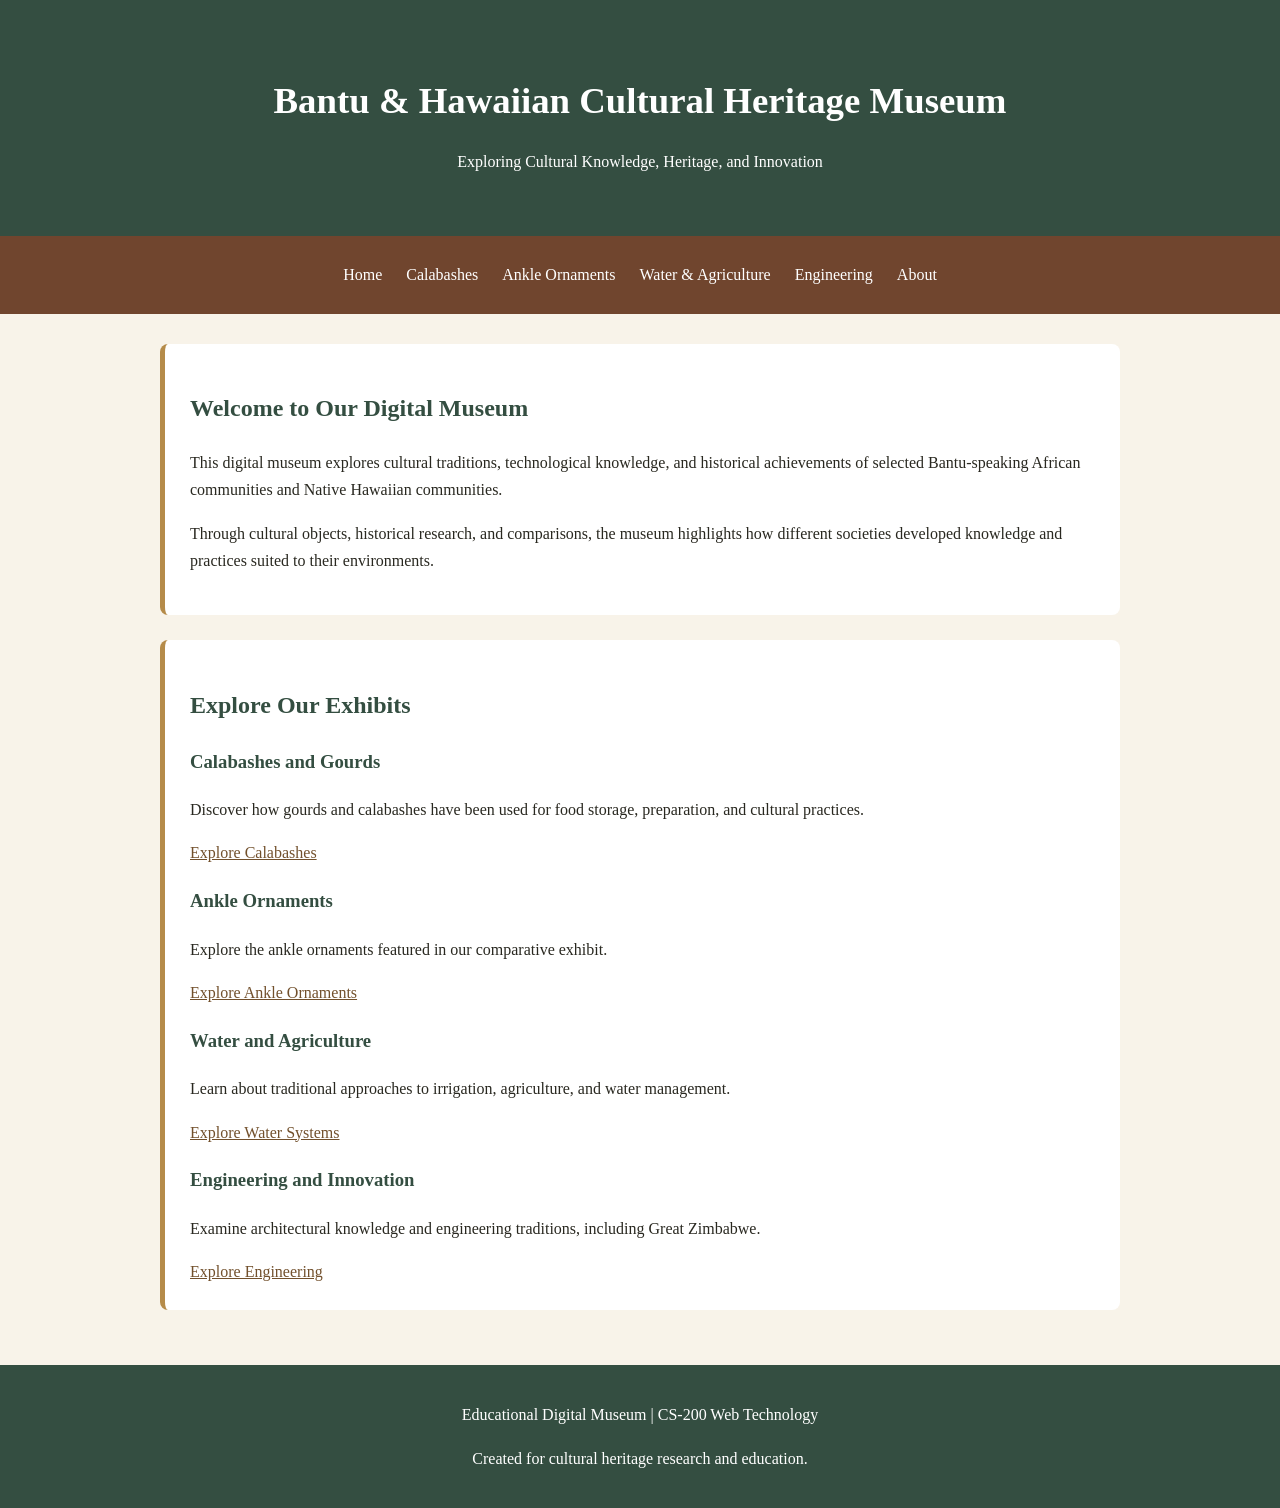
<file: index.html>
<!DOCTYPE html>
<html lang="en">

<head>
  <meta charset="UTF-8">
  <meta name="viewport" content="width=device-width, initial-scale=1.0">
  <title>Bantu & Hawaiian Cultural Heritage Museum</title>
  <link rel="stylesheet" href="style.css">
</head>
<body>

  <header>
    <h1>Bantu & Hawaiian Cultural Heritage Museum</h1>
    <p>Exploring Cultural Knowledge, Heritage, and Innovation</p>
  </header>

  <nav>
    <a href="index.html">Home</a>
    <a href="calabashes.html">Calabashes</a>
    <a href="adornments.html">Ankle Ornaments</a>
    <a href="water.html">Water & Agriculture</a>
    <a href="engineering.html">Engineering</a>
    <a href="about.html">About</a>
  </nav>

  <main>
    <section>
      <h2>Welcome to Our Digital Museum</h2>
      <p>
        This digital museum explores cultural traditions,
        technological knowledge, and historical achievements
        of selected Bantu-speaking African communities and
        Native Hawaiian communities.
      </p>
      <p>
        Through cultural objects, historical research, and
        comparisons, the museum highlights how different
        societies developed knowledge and practices suited
        to their environments.
      </p>
    </section>

    <section>
      <h2>Explore Our Exhibits</h2>

      <h3>Calabashes and Gourds</h3>
      <p>
        Discover how gourds and calabashes have been used
        for food storage, preparation, and cultural practices.
      </p>
      <a href="calabashes.html">Explore Calabashes</a>

      <h3>Ankle Ornaments</h3>
      <p>
        Explore the ankle ornaments featured in
        our comparative exhibit.
      </p>
      <a href="adornments.html">Explore Ankle Ornaments</a>

      <h3>Water and Agriculture</h3>
      <p>
        Learn about traditional approaches to irrigation,
        agriculture, and water management.
      </p>
      <a href="water.html">Explore Water Systems</a>

      <h3>Engineering and Innovation</h3>
      <p>
        Examine architectural knowledge and engineering
        traditions, including Great Zimbabwe.
      </p>
      <a href="engineering.html">Explore Engineering</a>
    </section>
  </main>

  <footer>
    <p>Educational Digital Museum | CS-200 Web Technology</p>
    <p>Created for cultural heritage research and education.</p>
  </footer>

</body>
</html>
</file>
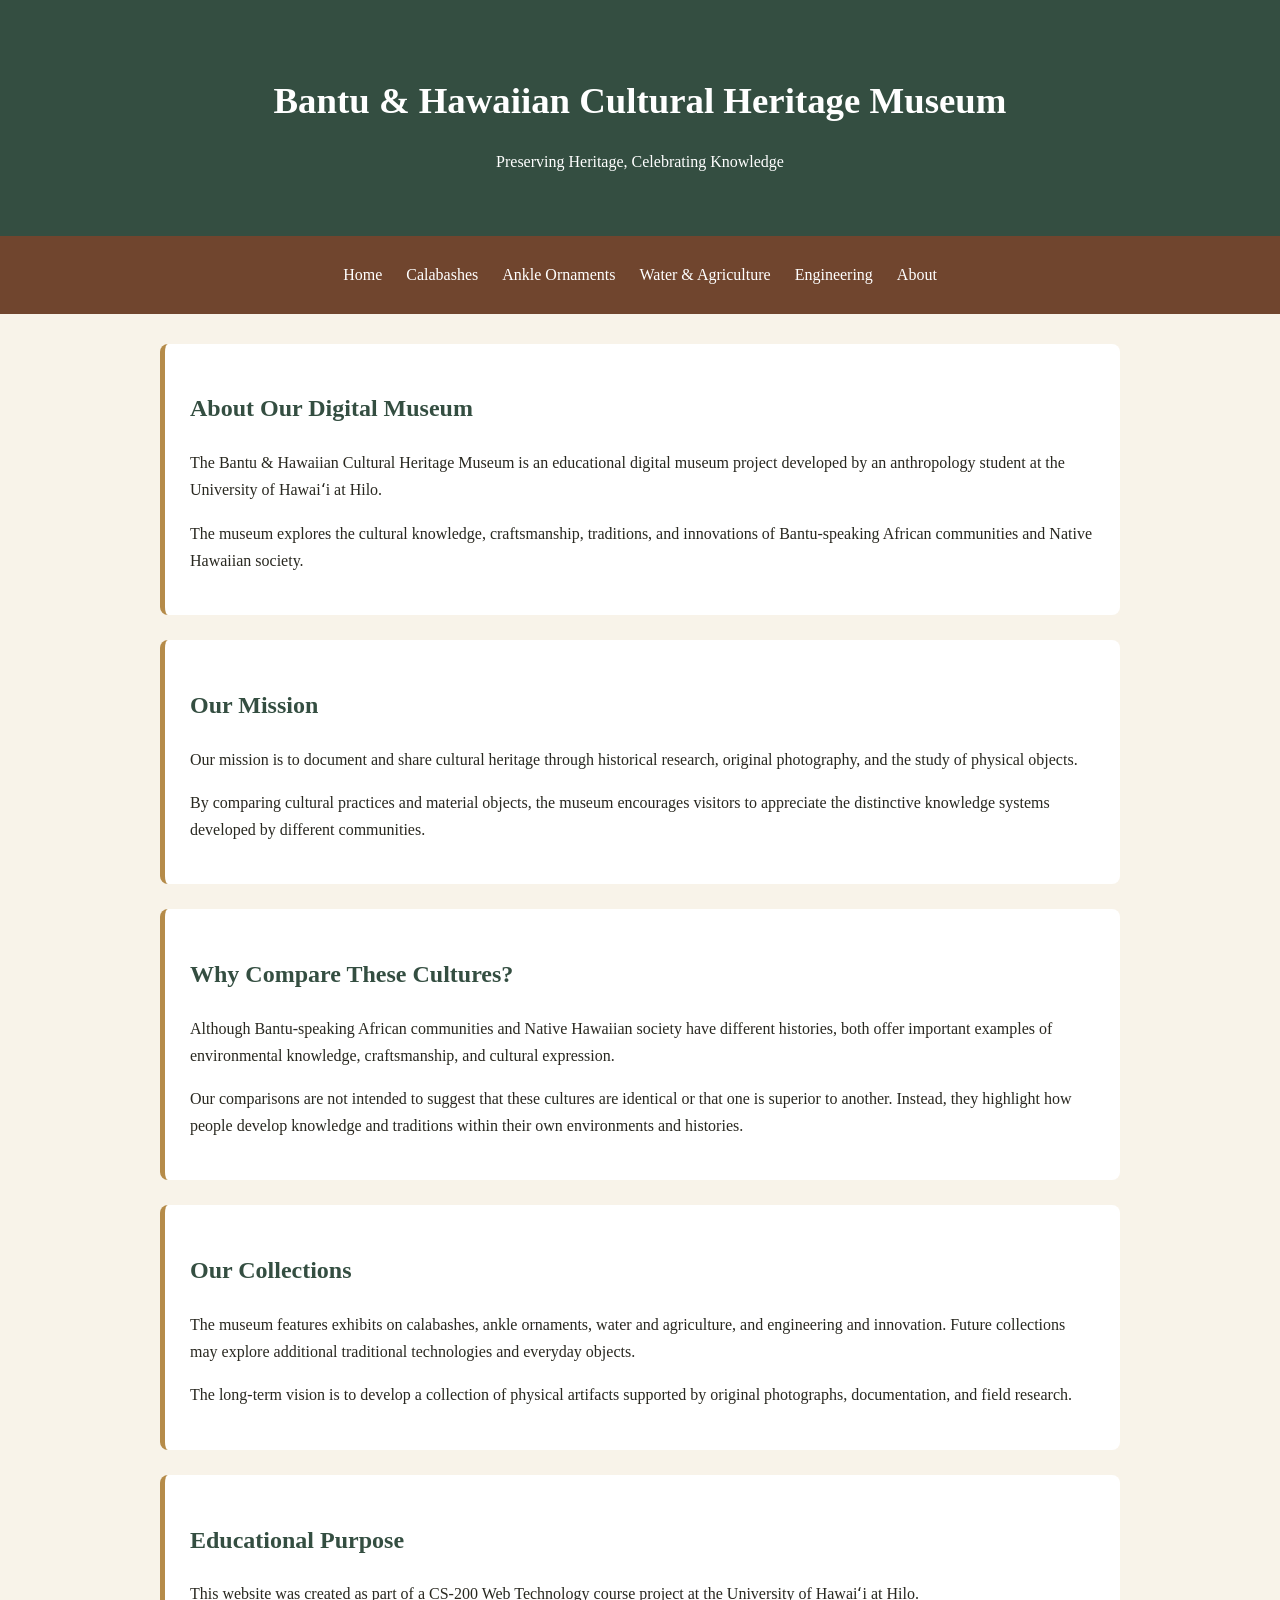
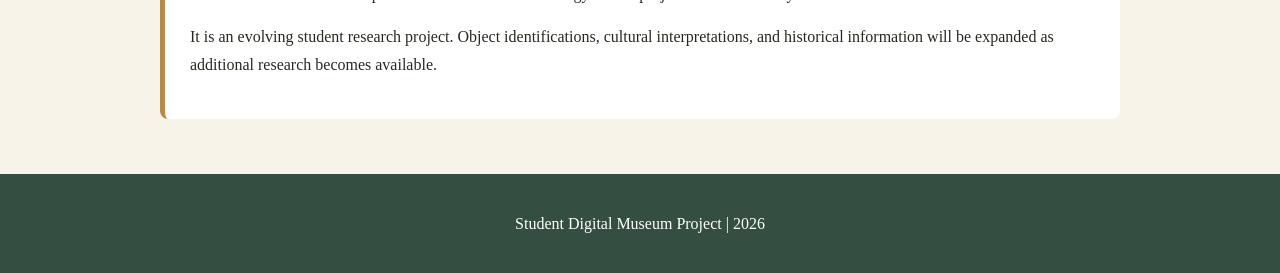
<file: about.html>
<!DOCTYPE html>
<html lang="en">
<head>
  <meta charset="UTF-8">
  <meta name="viewport" content="width=device-width, initial-scale=1.0">
  <title>About | Bantu & Hawaiian Cultural Heritage Museum</title>
  <link rel="stylesheet" href="style.css">
</head>

<body>

  <header>
    <h1>Bantu & Hawaiian Cultural Heritage Museum</h1>
    <p>Preserving Heritage, Celebrating Knowledge</p>
  </header>

  <nav>
    <a href="index.html">Home</a>
    <a href="calabashes.html">Calabashes</a>
    <a href="adornments.html">Ankle Ornaments</a>
    <a href="water.html">Water & Agriculture</a>
    <a href="engineering.html">Engineering</a>
    <a href="about.html">About</a>
  </nav>

  <main>

    <section>
      <h2>About Our Digital Museum</h2>

      <p>
        The Bantu & Hawaiian Cultural Heritage Museum is
        an educational digital museum project developed
        by an anthropology student at the University of
        Hawaiʻi at Hilo.
      </p>

      <p>
        The museum explores the cultural knowledge,
        craftsmanship, traditions, and innovations of
        Bantu-speaking African communities and Native
        Hawaiian society.
      </p>
    </section>

    <section>
      <h2>Our Mission</h2>

      <p>
        Our mission is to document and share cultural
        heritage through historical research, original
        photography, and the study of physical objects.
      </p>

      <p>
        By comparing cultural practices and material
        objects, the museum encourages visitors to
        appreciate the distinctive knowledge systems
        developed by different communities.
      </p>
    </section>

    <section>
      <h2>Why Compare These Cultures?</h2>

      <p>
        Although Bantu-speaking African communities and
        Native Hawaiian society have different histories,
        both offer important examples of environmental
        knowledge, craftsmanship, and cultural expression.
      </p>

      <p>
        Our comparisons are not intended to suggest that
        these cultures are identical or that one is
        superior to another. Instead, they highlight
        how people develop knowledge and traditions
        within their own environments and histories.
      </p>
    </section>

    <section>
      <h2>Our Collections</h2>

      <p>
        The museum features exhibits on calabashes,
        ankle ornaments, water and agriculture,
        and engineering and innovation.
        Future collections may explore additional
        traditional technologies and everyday objects.
      </p>

      <p>
        The long-term vision is to develop a collection
        of physical artifacts supported by original
        photographs, documentation, and field research.
      </p>
    </section>

    <section>
      <h2>Educational Purpose</h2>

      <p>
        This website was created as part of a
        CS-200 Web Technology course project at
        the University of Hawaiʻi at Hilo.
      </p>

      <p>
        It is an evolving student research project.
        Object identifications, cultural interpretations,
        and historical information will be expanded
        as additional research becomes available.
      </p>
    </section>

  </main>

  <footer>
    <p>Student Digital Museum Project | 2026</p>
  </footer>

</body>
</html>
</file>
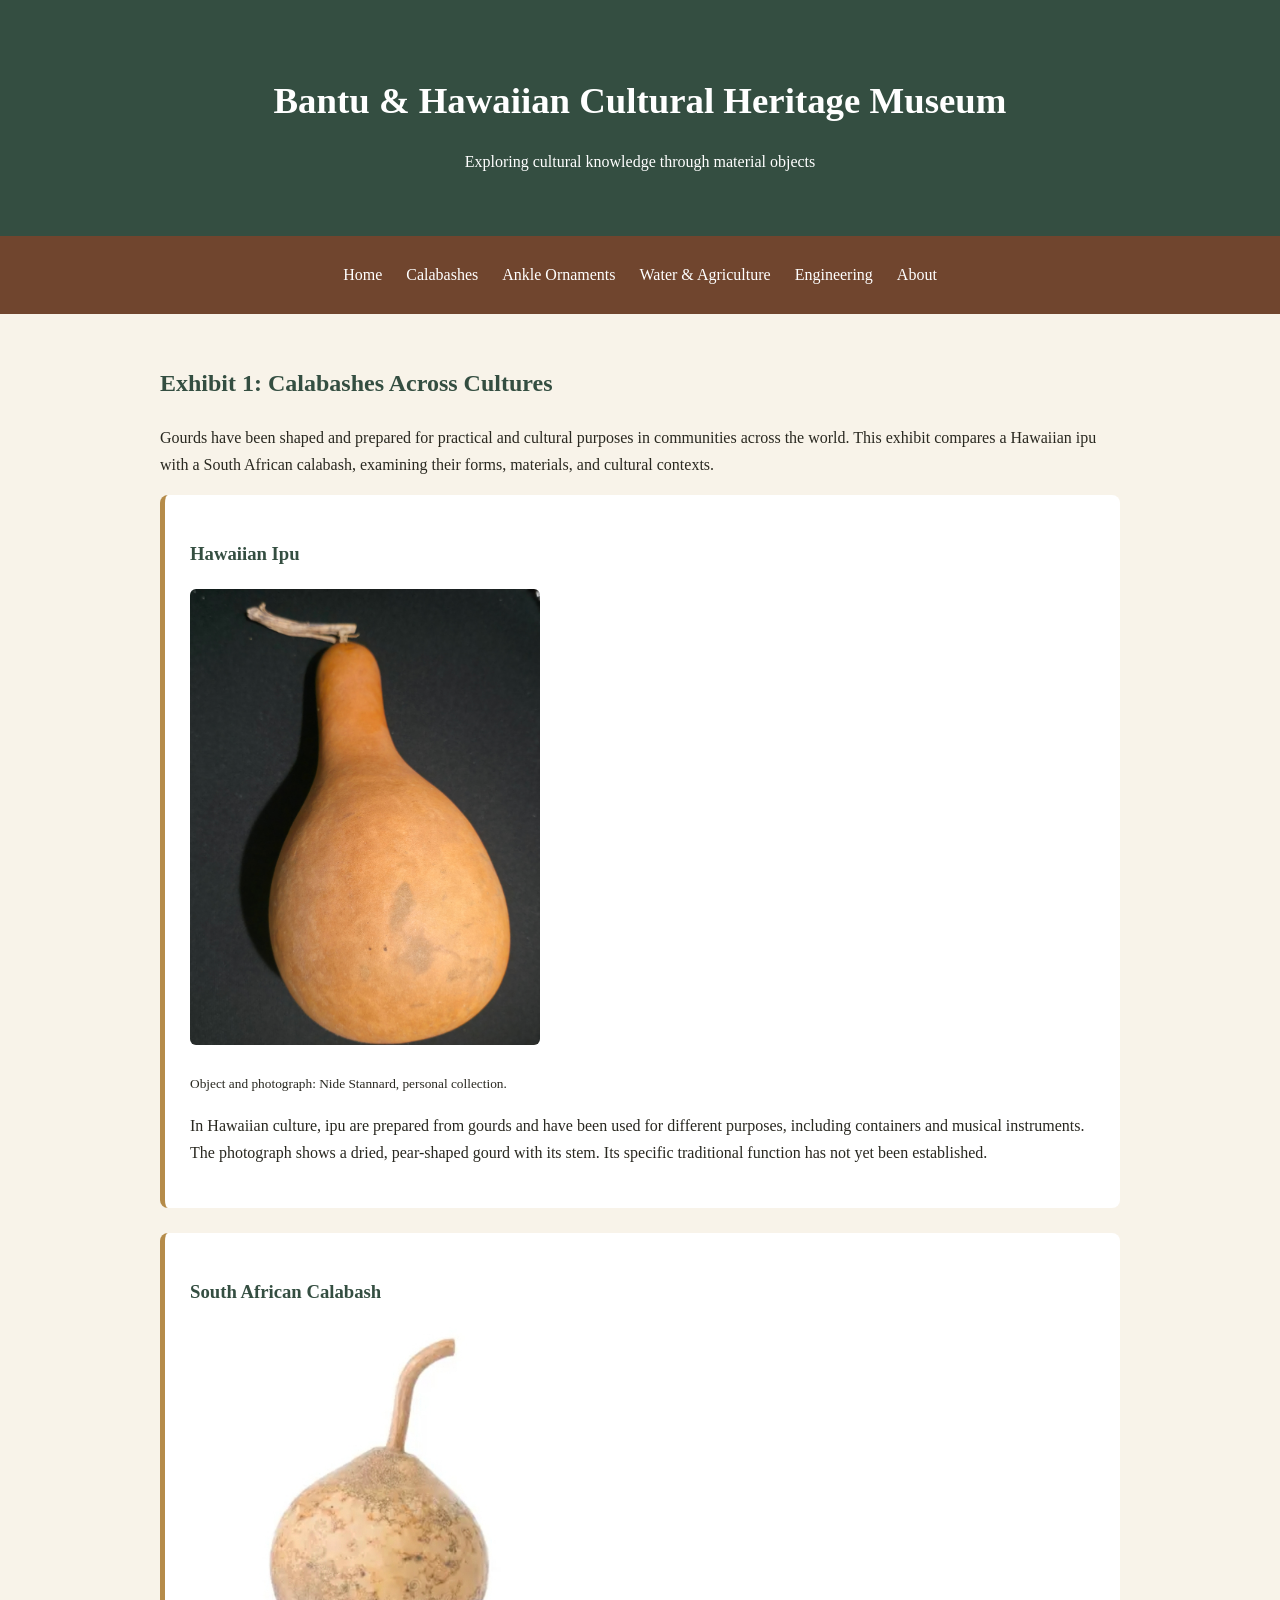
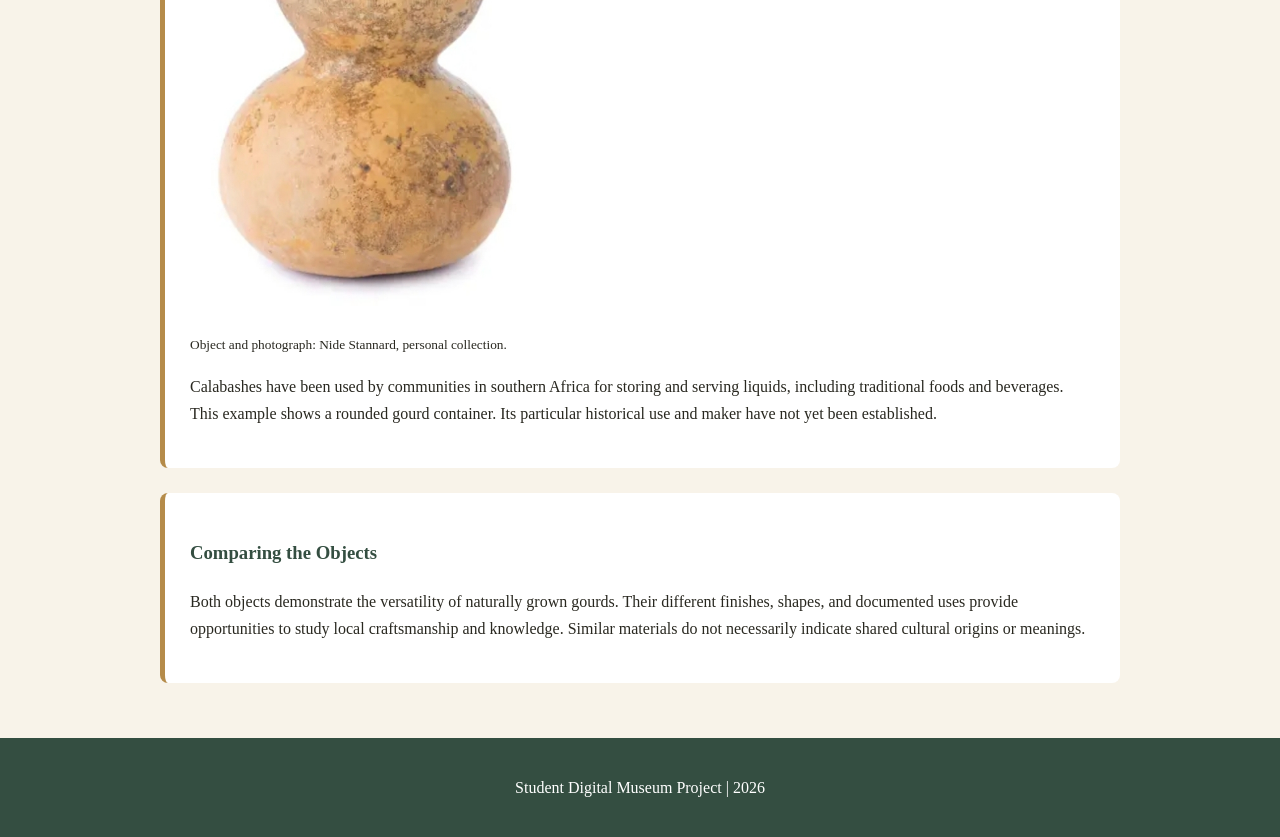
<file: calabashes.html>
<!DOCTYPE html>
<html lang="en">
<head>
  <meta charset="UTF-8">
  <meta name="viewport" content="width=device-width, initial-scale=1.0">
  <title>Calabashes | Cultural Heritage Museum</title>
  <link rel="stylesheet" href="style.css">
</head>
<body>

  <header>
    <h1>Bantu & Hawaiian Cultural Heritage Museum</h1>
    <p>Exploring cultural knowledge through material objects</p>
  </header>

  <nav>
    <a href="index.html">Home</a>
    <a href="calabashes.html">Calabashes</a>
    <a href="adornments.html">Ankle Ornaments</a>
    <a href="water.html">Water & Agriculture</a>
    <a href="engineering.html">Engineering</a>
    <a href="about.html">About</a>
  </nav>

  <main>
    <h2>Exhibit 1: Calabashes Across Cultures</h2>

    <p>
      Gourds have been shaped and prepared for practical and
      cultural purposes in communities across the world.
      This exhibit compares a Hawaiian ipu with a
      South African calabash, examining their forms,
      materials, and cultural contexts.
    </p>

    <section>
      <h3>Hawaiian Ipu</h3>
      <img src="Ipu (2).jpg"
           alt="Golden-brown Hawaiian ipu with a narrow neck"
           width="350">
      <p><small>Object and photograph: Nide Stannard, personal collection.</small></p>

      <p>
        In Hawaiian culture, ipu are prepared from gourds
        and have been used for different purposes, including
        containers and musical instruments. The photograph
        shows a dried, pear-shaped gourd with its stem.
        Its specific traditional function has not yet
        been established.
      </p>
    </section>

    <section>
      <h3>South African Calabash</h3>
      <img src="Igula.jpg" alt="South African calabash from the author's original photograph" width="350">
      <p><small>Object and photograph: Nide Stannard, personal collection.</small></p>
      <p>
        Calabashes have been used by communities in southern
        Africa for storing and serving liquids, including
        traditional foods and beverages. This example shows
        a rounded gourd container. Its particular historical
        use and maker have not yet been established.
      </p>
    </section>

    <section>
      <h3>Comparing the Objects</h3>
      <p>
        Both objects demonstrate the versatility of
        naturally grown gourds. Their different finishes,
        shapes, and documented uses provide opportunities
        to study local craftsmanship and knowledge.
        Similar materials do not necessarily indicate
        shared cultural origins or meanings.
      </p>
    </section>
  </main>

  <footer>
    <p>Student Digital Museum Project | 2026</p>
  </footer>

</body>
</html>
</file>
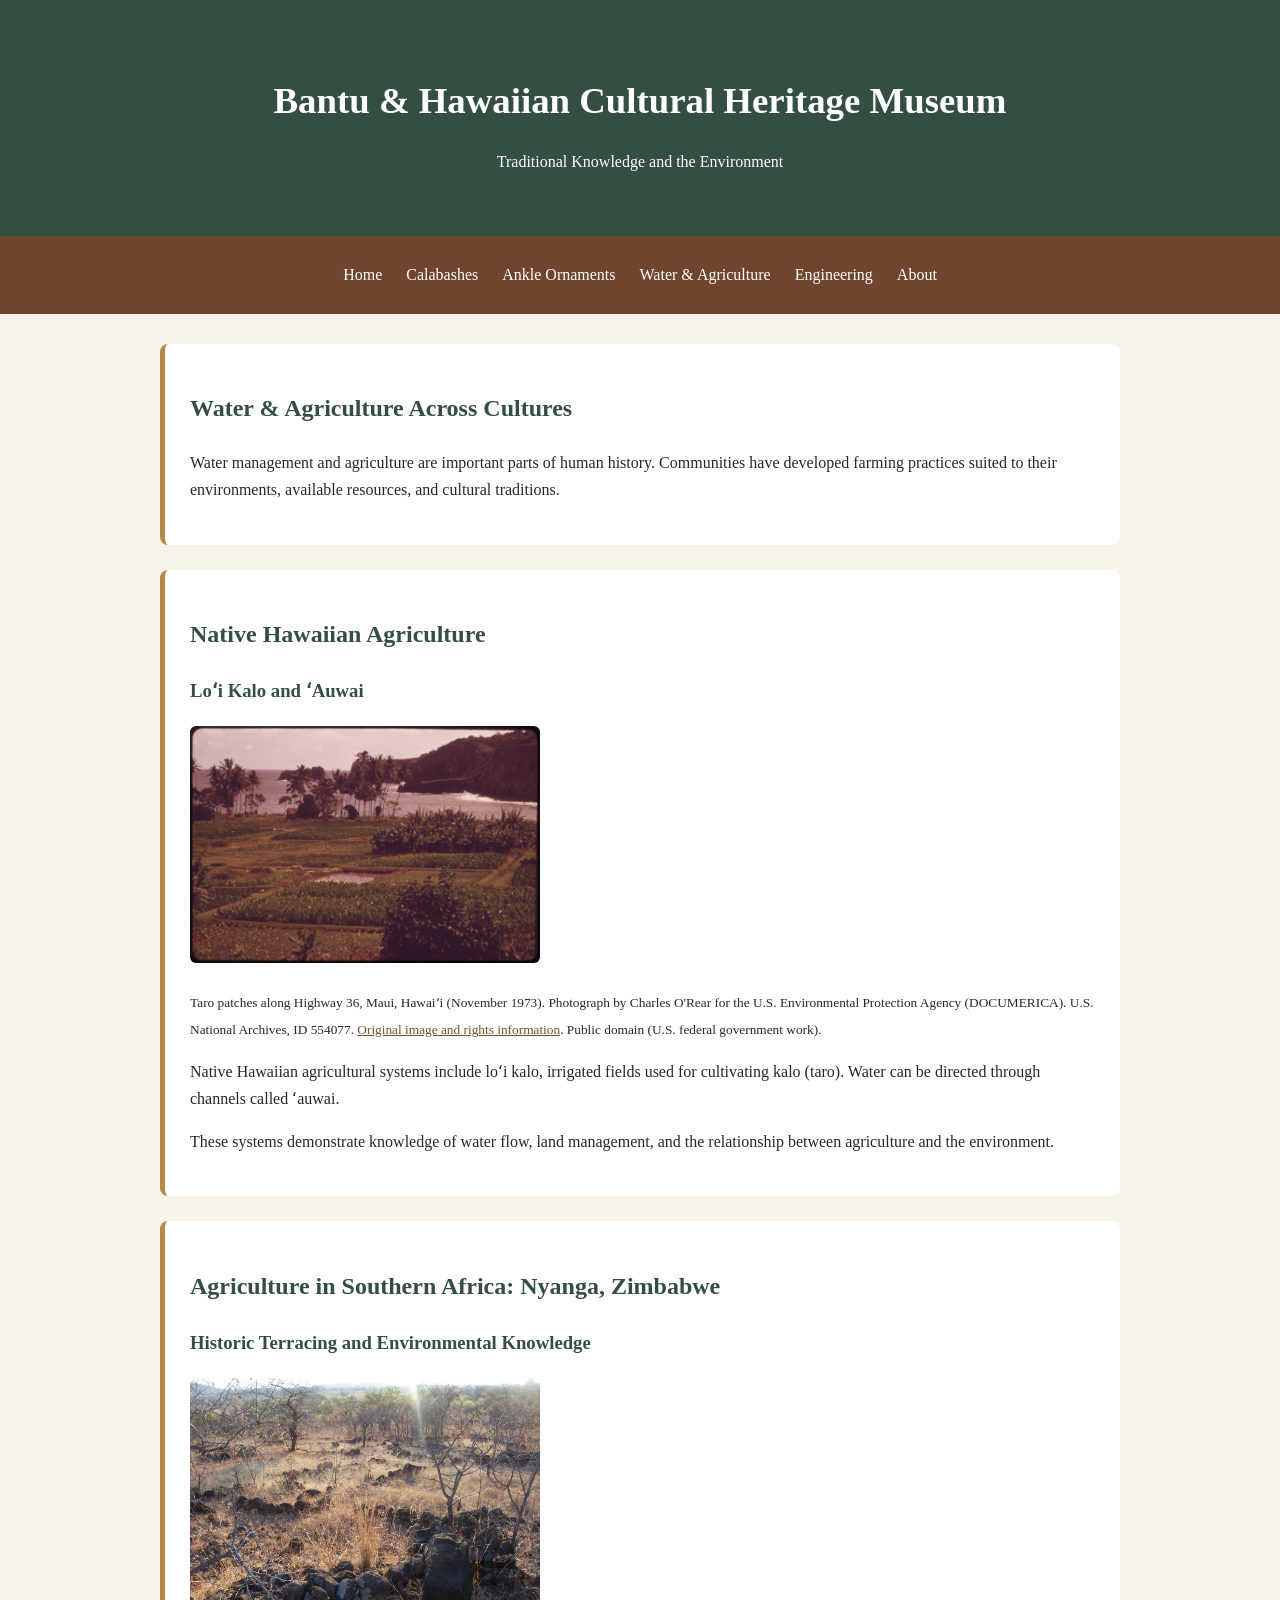
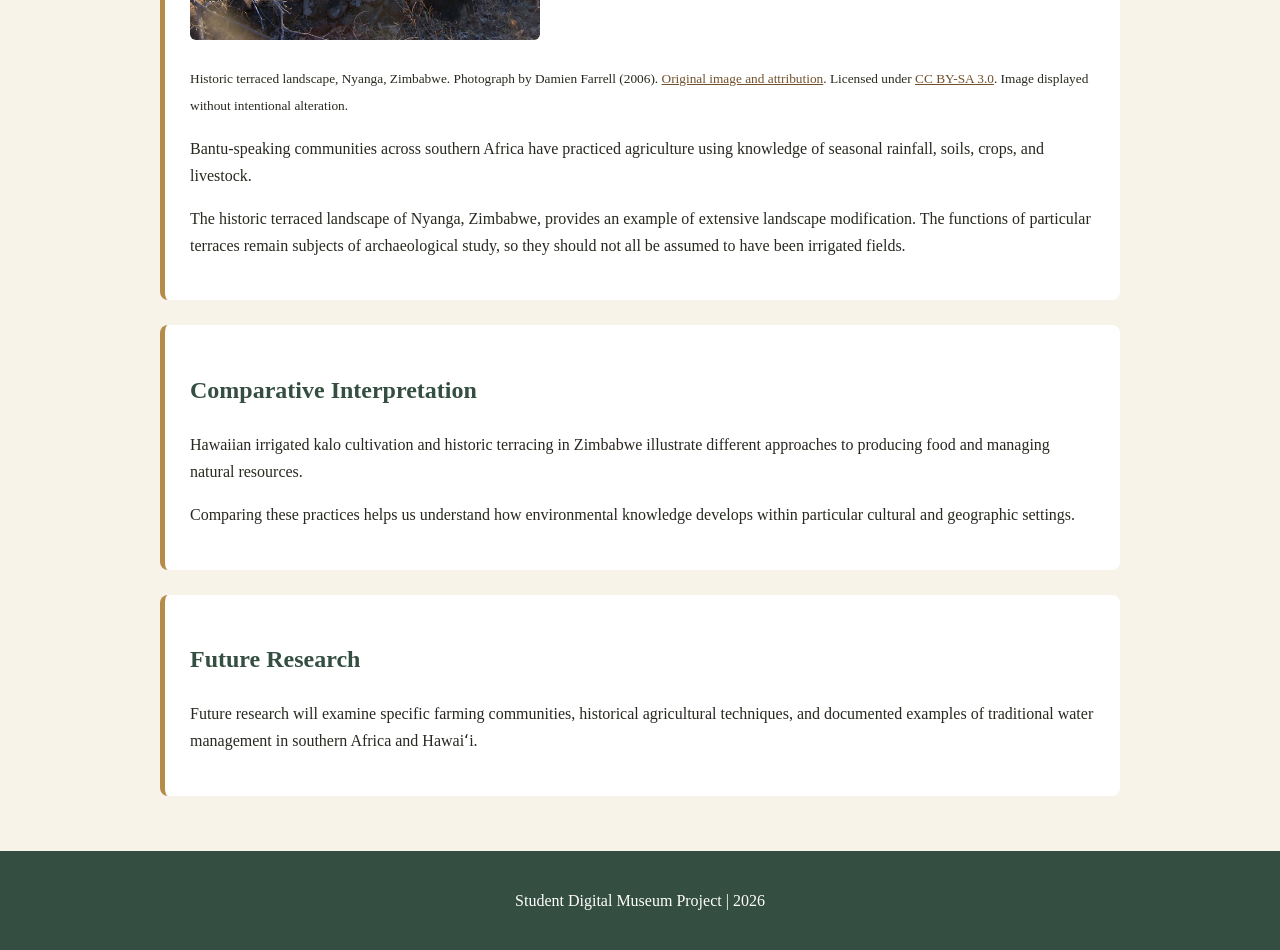
<file: water.html>
<!DOCTYPE html>
<html lang="en">
<head>
  <meta charset="UTF-8">
  <meta name="viewport" content="width=device-width, initial-scale=1.0">
  <title>Water & Agriculture | Cultural Heritage Museum</title>
  <link rel="stylesheet" href="style.css">
</head>

<body>

  <header>
    <h1>Bantu & Hawaiian Cultural Heritage Museum</h1>
    <p>Traditional Knowledge and the Environment</p>
  </header>

  <nav>
    <a href="index.html">Home</a>
    <a href="calabashes.html">Calabashes</a>
    <a href="adornments.html">Ankle Ornaments</a>
    <a href="water.html">Water & Agriculture</a>
    <a href="engineering.html">Engineering</a>
    <a href="about.html">About</a>
  </nav>

  <main>

    <section>
      <h2>Water & Agriculture Across Cultures</h2>

      <p>
        Water management and agriculture are important
        parts of human history. Communities have developed
        farming practices suited to their environments,
        available resources, and cultural traditions.
      </p>
    </section>

    <section>
      <h2>Native Hawaiian Agriculture</h2>

      <h3>Loʻi Kalo and ʻAuwai</h3>

      <img src="TARO_PATCHES_ALONG_HIGHWAY_36._TARO_ROOT_IS_THE_BASIS_OF_POI,_A_TRADITIONAL_HAWAIIAN_DISH_-_NARA_-_554077.jpg" alt="Historic photograph of cultivated taro patches along Highway 36 in Hawaiʻi" width="350">
      <p><small>Taro patches along Highway 36, Maui, Hawaiʻi (November 1973). Photograph by Charles O&#39;Rear for the U.S. Environmental Protection Agency (DOCUMERICA). U.S. National Archives, ID 554077. <a href="https://commons.wikimedia.org/wiki/File:TARO_PATCHES_ALONG_HIGHWAY_36._TARO_ROOT_IS_THE_BASIS_OF_POI%2C_A_TRADITIONAL_HAWAIIAN_DISH_-_NARA_-_554077.jpg">Original image and rights information</a>. Public domain (U.S. federal government work).</small></p>

      <p>
        Native Hawaiian agricultural systems include
        loʻi kalo, irrigated fields used for cultivating
        kalo (taro). Water can be directed through
        channels called ʻauwai.
      </p>

      <p>
        These systems demonstrate knowledge of water
        flow, land management, and the relationship
        between agriculture and the environment.
      </p>
    </section>

    <section>
      <h2>Agriculture in Southern Africa: Nyanga, Zimbabwe</h2>

      <h3>Historic Terracing and Environmental Knowledge</h3>

      <img src="Nyanga_terracing.jpg" alt="Historic terraced landscape in the Nyanga region of Zimbabwe" width="350">
      <p><small>Historic terraced landscape, Nyanga, Zimbabwe. Photograph by Damien Farrell (2006). <a href="https://commons.wikimedia.org/wiki/File:Nyanga_terracing.jpg">Original image and attribution</a>. Licensed under <a href="https://creativecommons.org/licenses/by-sa/3.0/">CC BY-SA 3.0</a>. Image displayed without intentional alteration.</small></p>

      <p>
        Bantu-speaking communities across southern Africa
        have practiced agriculture using knowledge of
        seasonal rainfall, soils, crops, and livestock.
      </p>

      <p>
        The historic terraced landscape of Nyanga, Zimbabwe,
        provides an example of extensive landscape modification.
        The functions of particular terraces remain subjects of
        archaeological study, so they should not all be assumed
        to have been irrigated fields.
      </p>
    </section>

    <section>
      <h2>Comparative Interpretation</h2>

      <p>
        Hawaiian irrigated kalo cultivation and
        historic terracing in Zimbabwe
        illustrate different approaches to producing
        food and managing natural resources.
      </p>

      <p>
        Comparing these practices helps us understand
        how environmental knowledge develops within
        particular cultural and geographic settings.
      </p>
    </section>

    <section>
      <h2>Future Research</h2>

      <p>
        Future research will examine specific farming
        communities, historical agricultural techniques,
        and documented examples of traditional water
        management in southern Africa and Hawaiʻi.
      </p>
    </section>

  </main>

  <footer>
    <p>Student Digital Museum Project | 2026</p>
  </footer>

</body>
</html>
</file>
<file: style.css>
/* Hawaiian and Bantu Cultural Heritage Museum */

:root {
  --earth: #70452e;
  --forest: #344e41;
  --cream: #f8f3e9;
  --gold: #b58b49;
}

* {
  box-sizing: border-box;
}

body {
  margin: 0;
  background-color: var(--cream);
  color: #292820;
  font-family: Georgia, serif;
  line-height: 1.7;
}

header {
  background-color: var(--forest);
  color: white;
  padding: 45px 20px;
  text-align: center;
}

header h1 {
  font-size: 2.3rem;
  margin-bottom: 10px;
}

nav {
  background-color: var(--earth);
  padding: 15px;
  text-align: center;
}

nav a {
  color: white;
  text-decoration: none;
  margin: 10px;
  display: inline-block;
}

nav a:hover {
  color: #ffe2a4;
  text-decoration: underline;
}

main {
  max-width: 1000px;
  margin: auto;
  padding: 30px 20px;
}

section {
  background-color: white;
  padding: 25px;
  margin-bottom: 25px;
  border-radius: 8px;
  border-left: 5px solid var(--gold);
}

h2, h3 {
  color: var(--forest);
}

img {
  max-width: 100%;
  height: auto;
  border-radius: 6px;
}

a {
  color: #72502c;
}

footer {
  background-color: var(--forest);
  color: white;
  text-align: center;
  padding: 20px;
}

@media (max-width: 600px) {
  header h1 {
    font-size: 1.7rem;
  }

  nav a {
    display: block;
    margin: 8px;
  }

  main {
    padding: 15px;
  }
}
</file>
